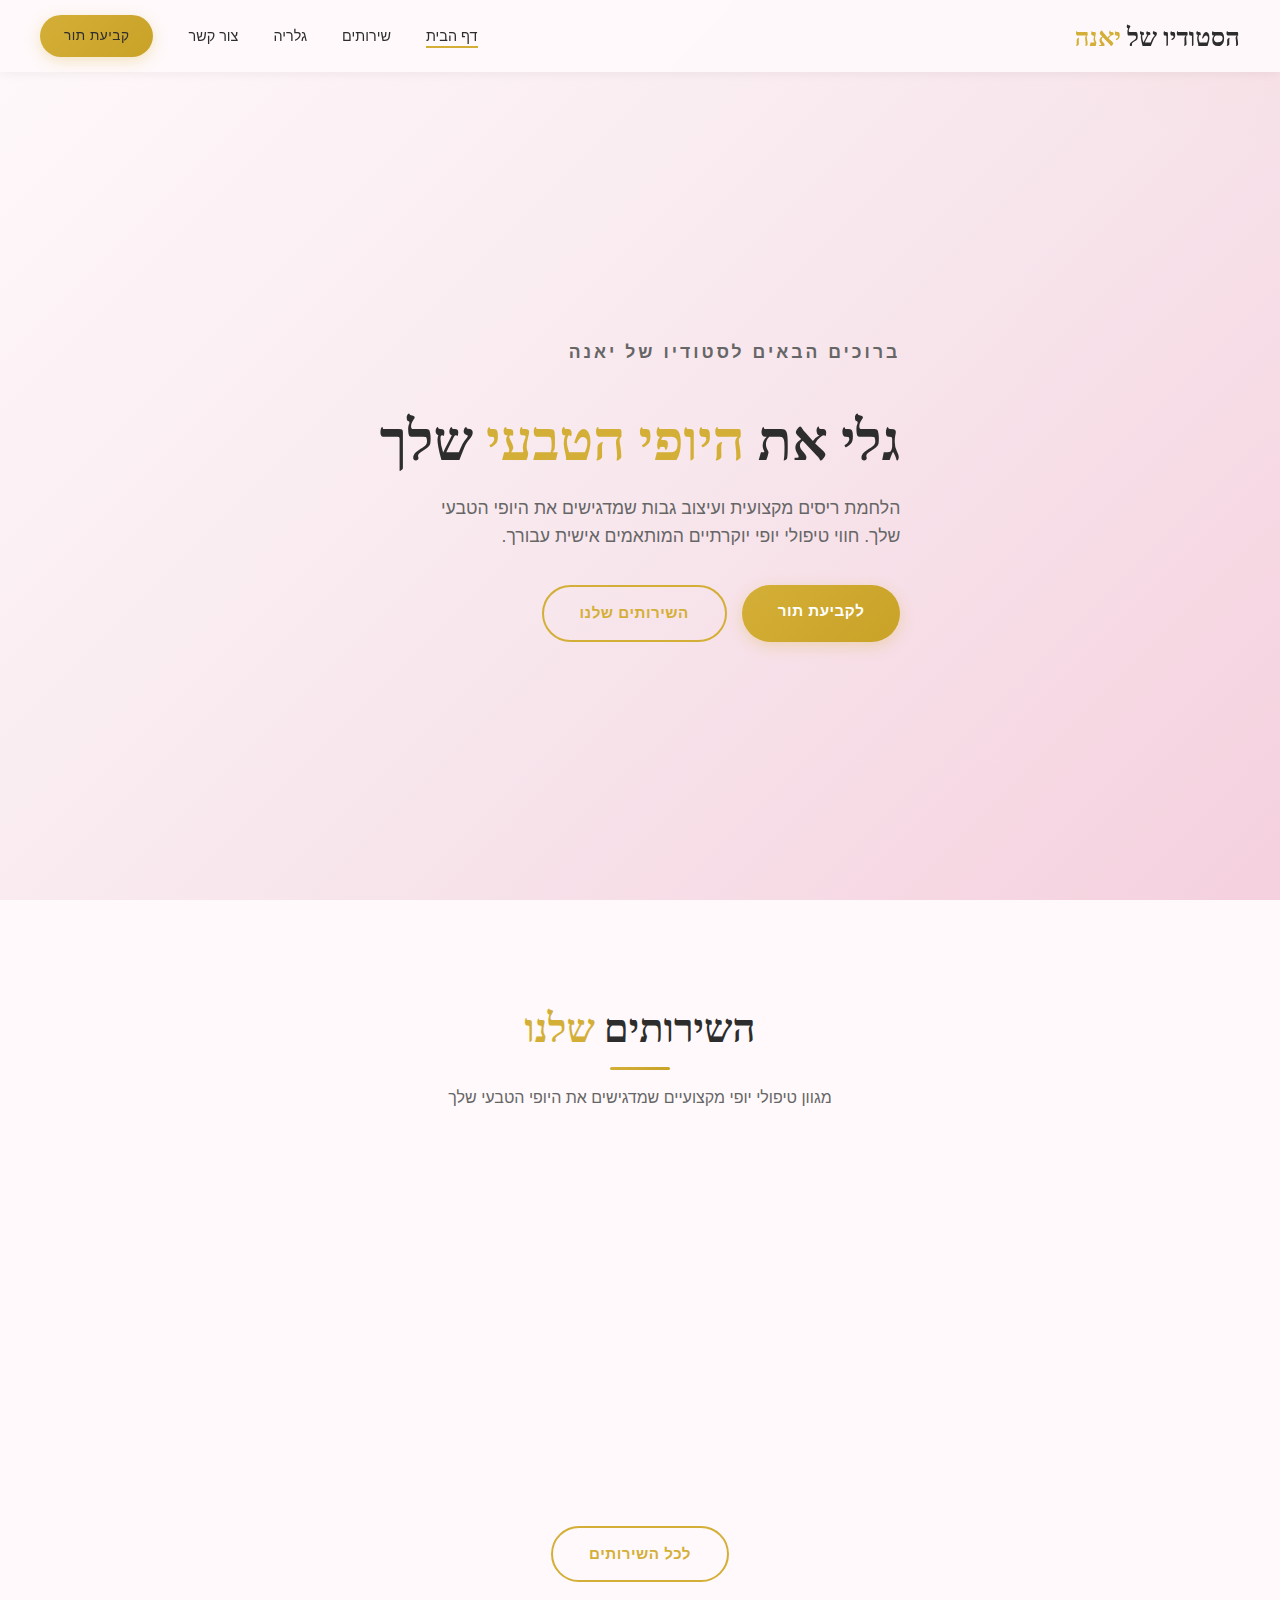
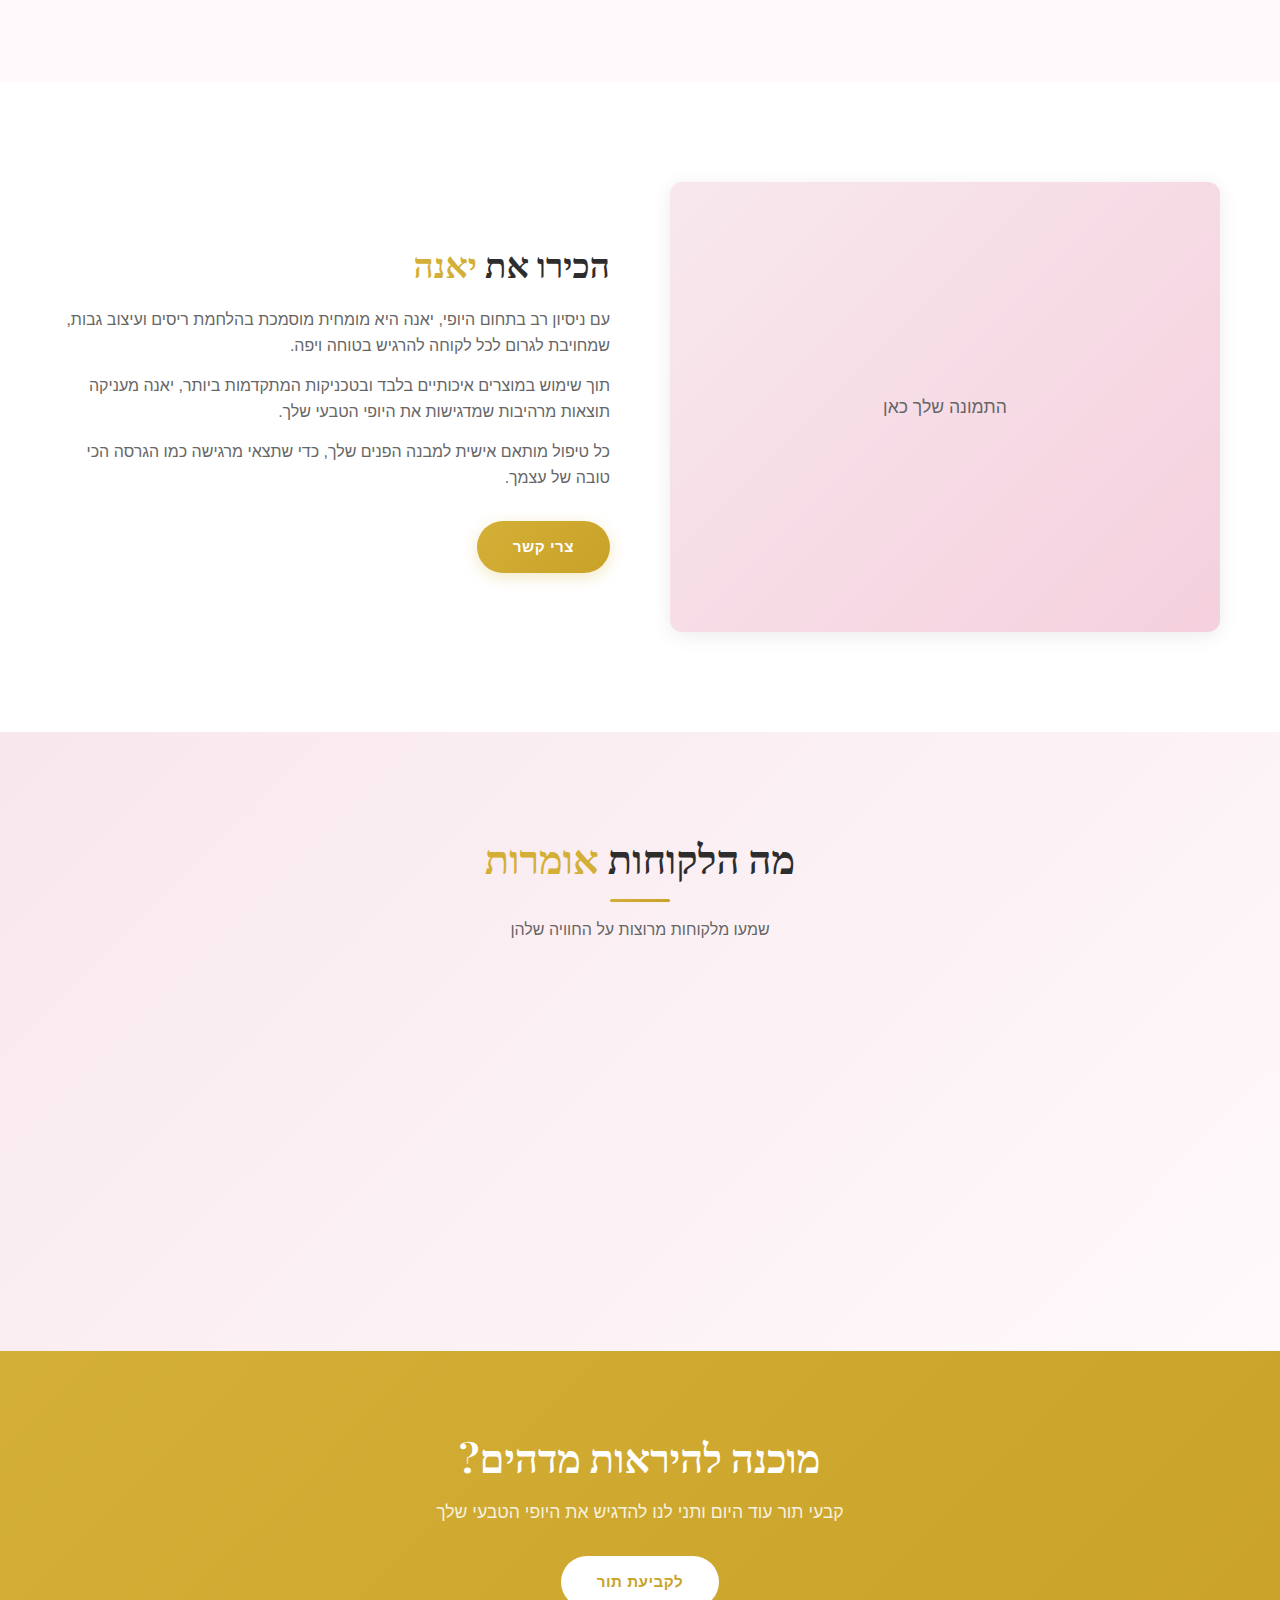
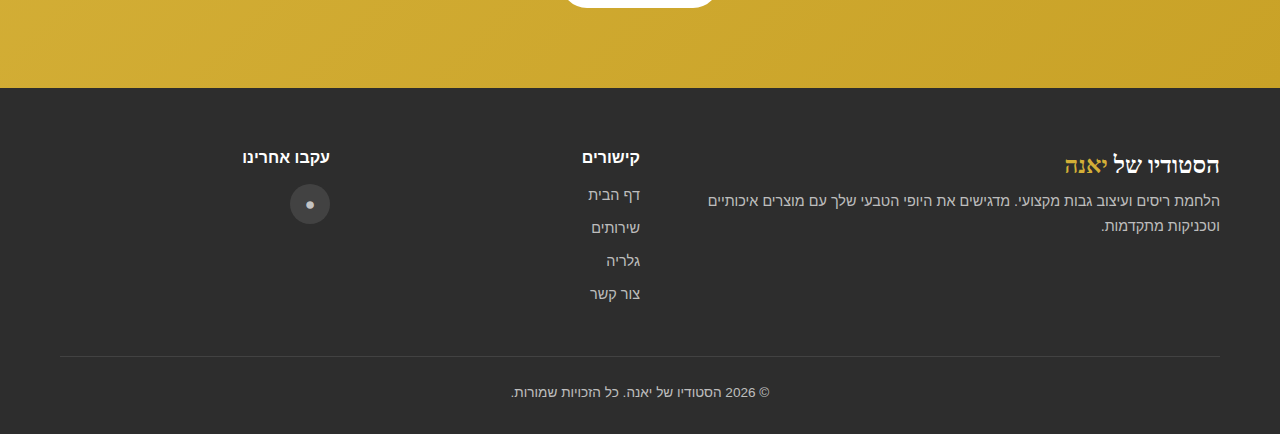
<file: index.html>
<!DOCTYPE html>
<html lang="he" dir="rtl">
<head>
  <meta charset="UTF-8">
  <meta name="viewport" content="width=device-width, initial-scale=1.0">
  <meta name="description" content="הסטודיו של יאנה - הלחמת ריסים ועיצוב גבות מקצועי בחיפה. קביעת תורים אונליין!">
  <title>הסטודיו של יאנה | הלחמת ריסים ועיצוב גבות</title>
  <link rel="preconnect" href="https://fonts.googleapis.com">
  <link rel="preconnect" href="https://fonts.gstatic.com" crossorigin>
  <link href="https://fonts.googleapis.com/css2?family=Heebo:wght@300;400;500;600;700;800&family=Playfair+Display:wght@400;600;700&display=swap" rel="stylesheet">
  <link rel="stylesheet" href="css/style.css">
</head>
<body>

  <!-- Header -->
  <header class="header">
    <nav class="nav container">
      <a href="index.html" class="nav-logo">הסטודיו של <span>יאנה</span></a>
      <ul class="nav-links">
        <li><a href="index.html" class="active">דף הבית</a></li>
        <li><a href="services.html">שירותים</a></li>
        <li><a href="gallery.html">גלריה</a></li>
        <li><a href="contact.html">צור קשר</a></li>
        <li><a href="https://calmark.co.il/YOUR_BOOKING_PAGE" target="_blank" class="btn btn-primary nav-book-btn">קביעת תור</a></li>
      </ul>
      <button class="nav-toggle" aria-label="תפריט">
        <span></span>
        <span></span>
        <span></span>
      </button>
    </nav>
  </header>

  <!-- Hero Section -->
  <section class="hero">
    <div class="container">
      <div class="hero-content">
        <p class="hero-subtitle">ברוכים הבאים לסטודיו של יאנה</p>
        <h1>גלי את <span>היופי הטבעי</span> שלך</h1>
        <p>הלחמת ריסים מקצועית ועיצוב גבות שמדגישים את היופי הטבעי שלך. חווי טיפולי יופי יוקרתיים המותאמים אישית עבורך.</p>
        <div class="hero-buttons">
          <a href="https://calmark.co.il/YOUR_BOOKING_PAGE" target="_blank" class="btn btn-primary">לקביעת תור</a>
          <a href="services.html" class="btn btn-secondary">השירותים שלנו</a>
        </div>
      </div>
    </div>
  </section>

  <!-- Services Preview -->
  <section class="section">
    <div class="container">
      <div class="section-header">
        <h2>השירותים <span>שלנו</span></h2>
        <div class="section-divider"></div>
        <p>מגוון טיפולי יופי מקצועיים שמדגישים את היופי הטבעי שלך</p>
      </div>
      <div class="services-grid">
        <div class="service-card">
          <div class="service-card-icon">&#10024;</div>
          <h3>הלחמת ריסים</h3>
          <p>הלחמת ריסים מקצועית - קלאסי, 2D, 3D, 4D. מראה מרהיב שמותאם אישית עבורך.</p>
          <span class="price">החל מ-₪220</span>
        </div>
        <div class="service-card">
          <div class="service-card-icon">&#9733;</div>
          <h3>הרמת ריסים</h3>
          <p>הרמה וסלסול הריסים הטבעיים למראה פקוח ומרשים ללא הלחמה.</p>
          <span class="price">החל מ-₪210</span>
        </div>
        <div class="service-card">
          <div class="service-card-icon">&#9826;</div>
          <h3>עיצוב גבות</h3>
          <p>סידור, צביעה, הרמת גבות ולמינציה. מסגרת מושלמת לפנים שלך.</p>
          <span class="price">החל מ-₪20</span>
        </div>
      </div>
      <div style="text-align: center; margin-top: 40px;">
        <a href="services.html" class="btn btn-secondary">לכל השירותים</a>
      </div>
    </div>
  </section>

  <!-- About Section -->
  <section class="section about">
    <div class="container">
      <div class="about-content">
        <div class="about-image">
          <div class="about-image-placeholder">
            התמונה שלך כאן
          </div>
        </div>
        <div class="about-text">
          <h2>הכירו את <span>יאנה</span></h2>
          <p>עם ניסיון רב בתחום היופי, יאנה היא מומחית מוסמכת בהלחמת ריסים ועיצוב גבות, שמחויבת לגרום לכל לקוחה להרגיש בטוחה ויפה.</p>
          <p>תוך שימוש במוצרים איכותיים בלבד ובטכניקות המתקדמות ביותר, יאנה מעניקה תוצאות מרהיבות שמדגישות את היופי הטבעי שלך.</p>
          <p>כל טיפול מותאם אישית למבנה הפנים שלך, כדי שתצאי מרגישה כמו הגרסה הכי טובה של עצמך.</p>
          <a href="contact.html" class="btn btn-primary">צרי קשר</a>
        </div>
      </div>
    </div>
  </section>

  <!-- Testimonials -->
  <section class="section testimonials">
    <div class="container">
      <div class="section-header">
        <h2>מה הלקוחות <span>אומרות</span></h2>
        <div class="section-divider"></div>
        <p>שמעו מלקוחות מרוצות על החוויה שלהן</p>
      </div>
      <div class="testimonials-grid">
        <div class="testimonial-card">
          <div class="testimonial-stars">&#9733;&#9733;&#9733;&#9733;&#9733;</div>
          <p>"יאנה מדהימה! הריסים שלי נראים כל כך טבעיים ויפים. אני מקבלת מחמאות בכל מקום. ההחלטה הכי טובה!"</p>
          <span class="testimonial-author">- שרה מ.</span>
        </div>
        <div class="testimonial-card">
          <div class="testimonial-stars">&#9733;&#9733;&#9733;&#9733;&#9733;</div>
          <p>"סוף סוף מצאתי מישהי שמבינה בגבות! יאנה עיצבה אותן בצורה מושלמת. תשומת הלב לפרטים מדהימה."</p>
          <span class="testimonial-author">- רחל כ.</span>
        </div>
        <div class="testimonial-card">
          <div class="testimonial-stars">&#9733;&#9733;&#9733;&#9733;&#9733;</div>
          <p>"אני מגיעה ליאנה כבר מעל שנה. האיכות תמיד עקבית, והאווירה כל כך נעימה. ממליצה בחום!"</p>
          <span class="testimonial-author">- מריה ל.</span>
        </div>
      </div>
    </div>
  </section>

  <!-- CTA Section -->
  <section class="cta">
    <div class="container">
      <h2>מוכנה להיראות מדהים?</h2>
      <p>קבעי תור עוד היום ותני לנו להדגיש את היופי הטבעי שלך</p>
      <a href="https://calmark.co.il/YOUR_BOOKING_PAGE" target="_blank" class="btn">לקביעת תור</a>
    </div>
  </section>

  <!-- Footer -->
  <footer class="footer">
    <div class="container">
      <div class="footer-content">
        <div class="footer-brand">
          <h3>הסטודיו של <span>יאנה</span></h3>
          <p>הלחמת ריסים ועיצוב גבות מקצועי. מדגישים את היופי הטבעי שלך עם מוצרים איכותיים וטכניקות מתקדמות.</p>
        </div>
        <div class="footer-links">
          <h4>קישורים</h4>
          <a href="index.html">דף הבית</a>
          <a href="services.html">שירותים</a>
          <a href="gallery.html">גלריה</a>
          <a href="contact.html">צור קשר</a>
        </div>
        <div class="footer-social">
          <h4>עקבו אחרינו</h4>
          <div class="social-links">
            <a href="https://www.instagram.com/eyelashes.haifa/" target="_blank" class="social-link" aria-label="אינסטגרם">&#9679;</a>
          </div>
        </div>
      </div>
      <div class="footer-bottom">
        <p>&copy; 2026 הסטודיו של יאנה. כל הזכויות שמורות.</p>
      </div>
    </div>
  </footer>

  <script src="js/main.js"></script>
</body>
</html>
</file>
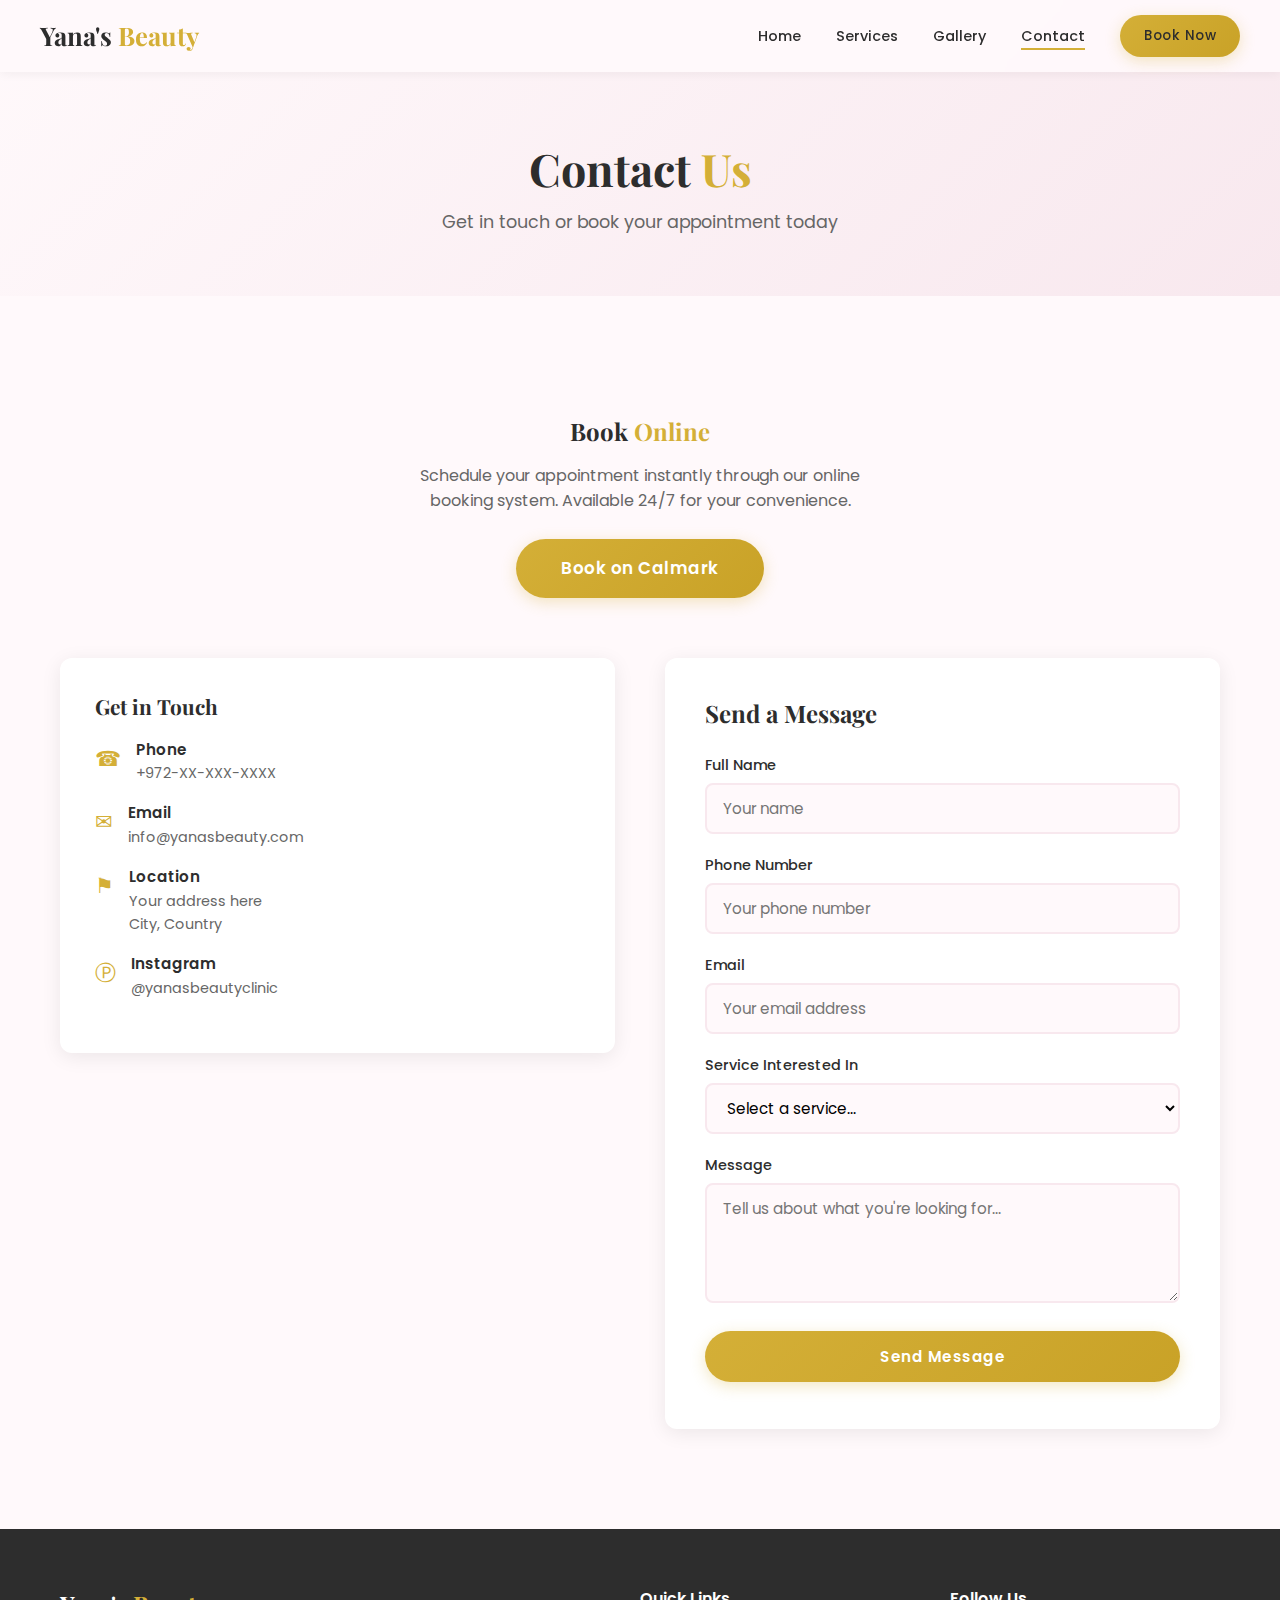
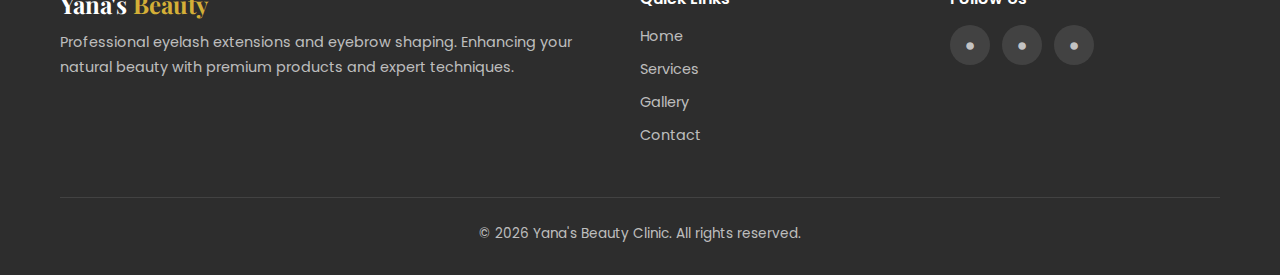
<file: contact.html>
<!DOCTYPE html>
<html lang="en">
<head>
  <meta charset="UTF-8">
  <meta name="viewport" content="width=device-width, initial-scale=1.0">
  <meta name="description" content="Contact Yana's Beauty Clinic - Book your eyelash extension or eyebrow shaping appointment. Get in touch today!">
  <title>Contact & Booking | Yana's Beauty Clinic</title>
  <link rel="preconnect" href="https://fonts.googleapis.com">
  <link rel="preconnect" href="https://fonts.gstatic.com" crossorigin>
  <link href="https://fonts.googleapis.com/css2?family=Playfair+Display:wght@400;600;700&family=Poppins:wght@300;400;500;600;700&display=swap" rel="stylesheet">
  <link rel="stylesheet" href="css/style.css">
</head>
<body>

  <!-- Header -->
  <header class="header">
    <nav class="nav container">
      <a href="index.html" class="nav-logo">Yana's <span>Beauty</span></a>
      <ul class="nav-links">
        <li><a href="index.html">Home</a></li>
        <li><a href="services.html">Services</a></li>
        <li><a href="gallery.html">Gallery</a></li>
        <li><a href="contact.html" class="active">Contact</a></li>
        <li><a href="https://calmark.co.il/YOUR_BOOKING_PAGE" target="_blank" class="btn btn-primary nav-book-btn">Book Now</a></li>
      </ul>
      <button class="nav-toggle" aria-label="Toggle menu">
        <span></span>
        <span></span>
        <span></span>
      </button>
    </nav>
  </header>

  <!-- Page Header -->
  <section class="page-header">
    <div class="container">
      <h1>Contact <span>Us</span></h1>
      <p>Get in touch or book your appointment today</p>
    </div>
  </section>

  <!-- Contact Section -->
  <section class="section contact-page">
    <div class="container">

      <!-- Book Online CTA -->
      <div style="text-align: center; margin-bottom: 60px;">
        <h2 style="margin-bottom: 15px;">Book <span style="color: var(--gold);">Online</span></h2>
        <p style="color: var(--text-light); margin-bottom: 25px; max-width: 500px; margin-left: auto; margin-right: auto;">Schedule your appointment instantly through our online booking system. Available 24/7 for your convenience.</p>
        <a href="https://calmark.co.il/YOUR_BOOKING_PAGE" target="_blank" class="btn btn-primary" style="font-size: 1.05rem; padding: 16px 45px;">Book on Calmark</a>
      </div>

      <div class="contact-grid">

        <!-- Contact Info -->
        <div>
          <div class="contact-info-card">
            <h3>Get in Touch</h3>
            <div class="contact-detail">
              <span class="contact-detail-icon">&#9742;</span>
              <div class="contact-detail-text">
                <h4>Phone</h4>
                <p>+972-XX-XXX-XXXX</p>
              </div>
            </div>
            <div class="contact-detail">
              <span class="contact-detail-icon">&#9993;</span>
              <div class="contact-detail-text">
                <h4>Email</h4>
                <p>info@yanasbeauty.com</p>
              </div>
            </div>
            <div class="contact-detail">
              <span class="contact-detail-icon">&#9873;</span>
              <div class="contact-detail-text">
                <h4>Location</h4>
                <p>Your address here<br>City, Country</p>
              </div>
            </div>
            <div class="contact-detail">
              <span class="contact-detail-icon">&#9413;</span>
              <div class="contact-detail-text">
                <h4>Instagram</h4>
                <p>@yanasbeautyclinic</p>
              </div>
            </div>
          </div>

          <div class="contact-info-card">
            <h3>Business Hours</h3>
            <div class="hours-list">
              <div class="hours-row">
                <span>Sunday</span>
                <span>9:00 AM - 7:00 PM</span>
              </div>
              <div class="hours-row">
                <span>Monday</span>
                <span>9:00 AM - 7:00 PM</span>
              </div>
              <div class="hours-row">
                <span>Tuesday</span>
                <span>9:00 AM - 7:00 PM</span>
              </div>
              <div class="hours-row">
                <span>Wednesday</span>
                <span>9:00 AM - 7:00 PM</span>
              </div>
              <div class="hours-row">
                <span>Thursday</span>
                <span>9:00 AM - 7:00 PM</span>
              </div>
              <div class="hours-row">
                <span>Friday</span>
                <span>9:00 AM - 2:00 PM</span>
              </div>
              <div class="hours-row">
                <span>Saturday</span>
                <span>Closed</span>
              </div>
            </div>
          </div>
        </div>

        <!-- Contact Form -->
        <div class="contact-form">
          <h3>Send a Message</h3>
          <form action="#" method="POST">
            <div class="form-group">
              <label for="name">Full Name</label>
              <input type="text" id="name" name="name" placeholder="Your name" required>
            </div>
            <div class="form-group">
              <label for="phone">Phone Number</label>
              <input type="tel" id="phone" name="phone" placeholder="Your phone number" required>
            </div>
            <div class="form-group">
              <label for="email">Email</label>
              <input type="email" id="email" name="email" placeholder="Your email address">
            </div>
            <div class="form-group">
              <label for="service">Service Interested In</label>
              <select id="service" name="service">
                <option value="">Select a service...</option>
                <option value="classic-lashes">Classic Lash Extensions</option>
                <option value="volume-lashes">Volume Lash Extensions</option>
                <option value="hybrid-lashes">Hybrid Lash Extensions</option>
                <option value="mega-volume">Mega Volume Lashes</option>
                <option value="lash-fill">Lash Fill</option>
                <option value="brow-shaping">Eyebrow Shaping</option>
                <option value="brow-lamination">Brow Lamination</option>
                <option value="brow-tinting">Brow Tinting</option>
                <option value="other">Other</option>
              </select>
            </div>
            <div class="form-group">
              <label for="message">Message</label>
              <textarea id="message" name="message" placeholder="Tell us about what you're looking for..."></textarea>
            </div>
            <button type="submit" class="btn btn-primary">Send Message</button>
          </form>
        </div>

      </div>
    </div>
  </section>

  <!-- Footer -->
  <footer class="footer">
    <div class="container">
      <div class="footer-content">
        <div class="footer-brand">
          <h3>Yana's <span>Beauty</span></h3>
          <p>Professional eyelash extensions and eyebrow shaping. Enhancing your natural beauty with premium products and expert techniques.</p>
        </div>
        <div class="footer-links">
          <h4>Quick Links</h4>
          <a href="index.html">Home</a>
          <a href="services.html">Services</a>
          <a href="gallery.html">Gallery</a>
          <a href="contact.html">Contact</a>
        </div>
        <div class="footer-social">
          <h4>Follow Us</h4>
          <div class="social-links">
            <a href="#" class="social-link" aria-label="Instagram">&#9679;</a>
            <a href="#" class="social-link" aria-label="Facebook">&#9679;</a>
            <a href="#" class="social-link" aria-label="WhatsApp">&#9679;</a>
          </div>
        </div>
      </div>
      <div class="footer-bottom">
        <p>&copy; 2026 Yana's Beauty Clinic. All rights reserved.</p>
      </div>
    </div>
  </footer>

  <script src="js/main.js"></script>
</body>
</html>
</file>
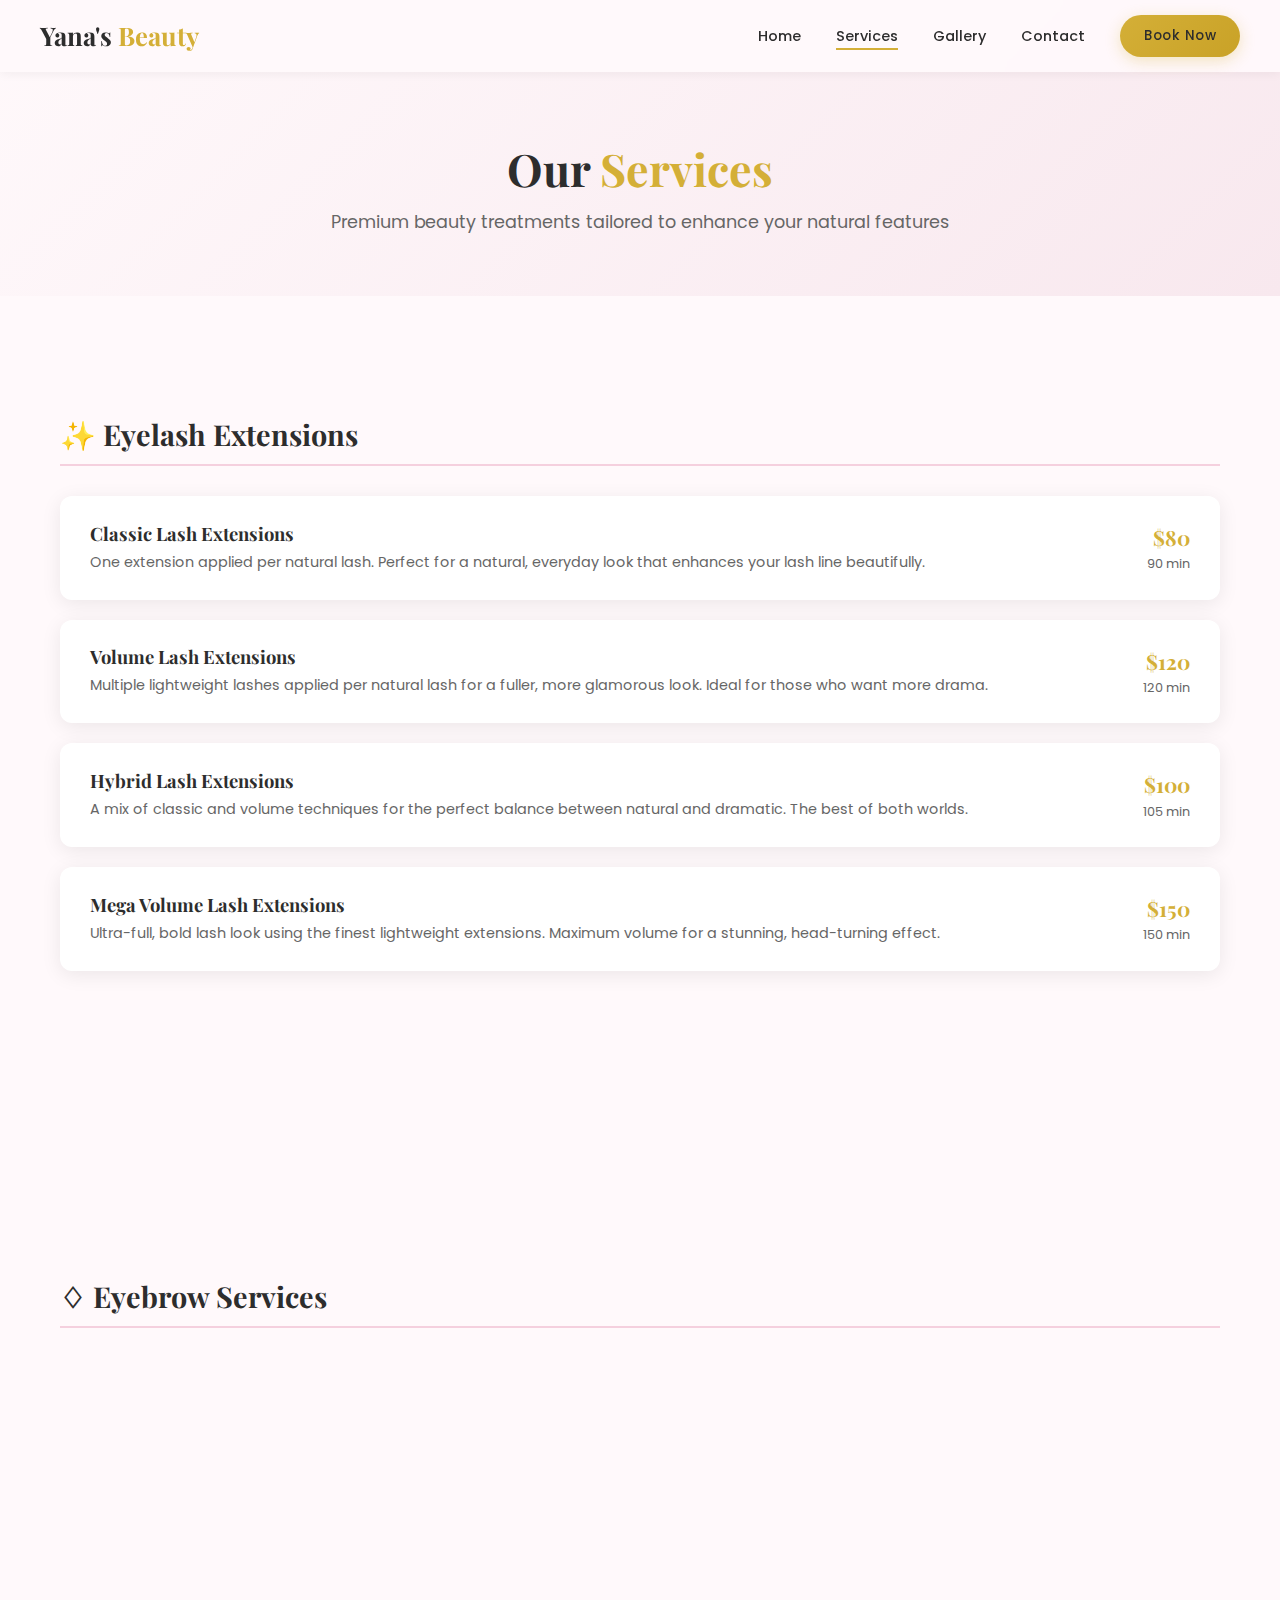
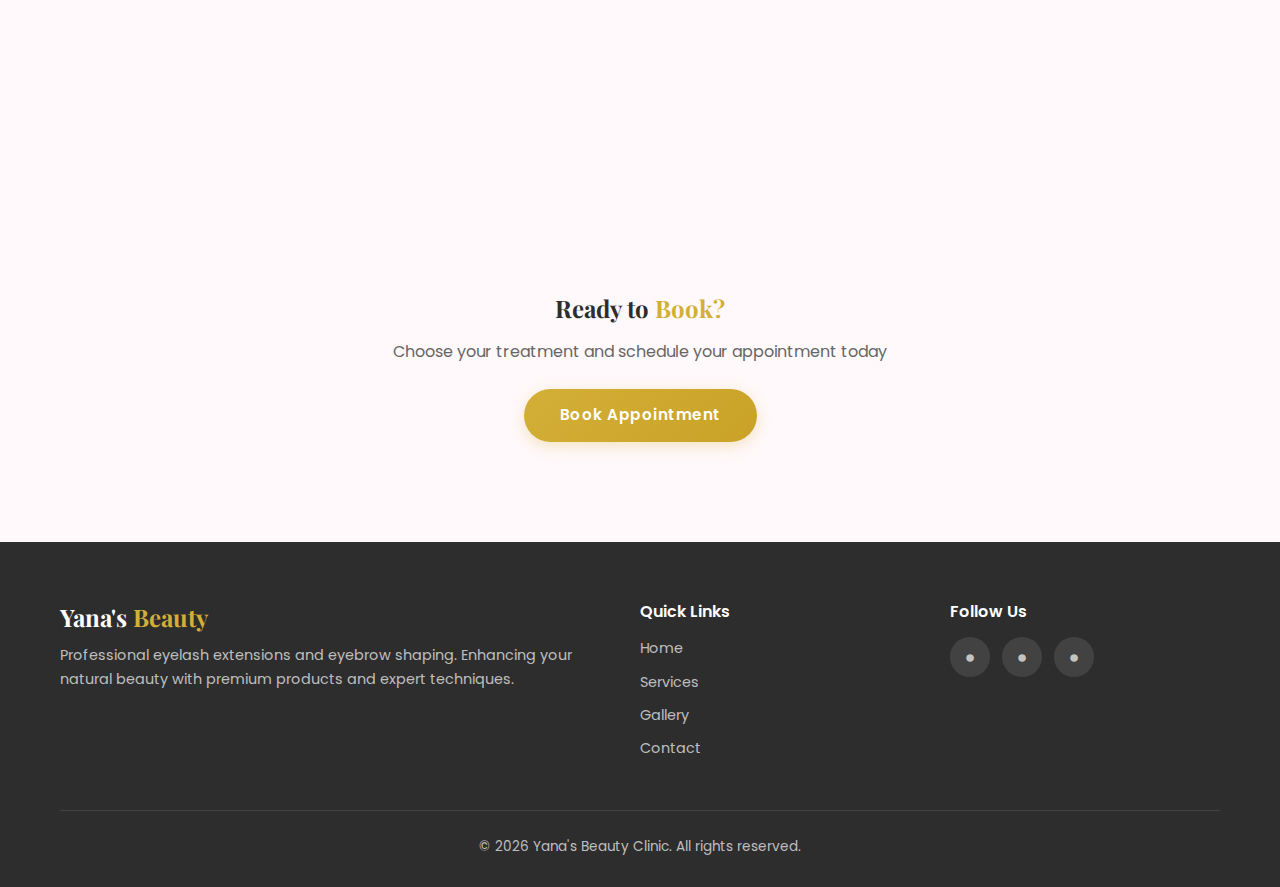
<file: services.html>
<!DOCTYPE html>
<html lang="en">
<head>
  <meta charset="UTF-8">
  <meta name="viewport" content="width=device-width, initial-scale=1.0">
  <meta name="description" content="Yana's Beauty Clinic Services - Eyelash Extensions, Eyebrow Shaping, Lamination & More. View our full price list.">
  <title>Services & Pricing | Yana's Beauty Clinic</title>
  <link rel="preconnect" href="https://fonts.googleapis.com">
  <link rel="preconnect" href="https://fonts.gstatic.com" crossorigin>
  <link href="https://fonts.googleapis.com/css2?family=Playfair+Display:wght@400;600;700&family=Poppins:wght@300;400;500;600;700&display=swap" rel="stylesheet">
  <link rel="stylesheet" href="css/style.css">
</head>
<body>

  <!-- Header -->
  <header class="header">
    <nav class="nav container">
      <a href="index.html" class="nav-logo">Yana's <span>Beauty</span></a>
      <ul class="nav-links">
        <li><a href="index.html">Home</a></li>
        <li><a href="services.html" class="active">Services</a></li>
        <li><a href="gallery.html">Gallery</a></li>
        <li><a href="contact.html">Contact</a></li>
        <li><a href="https://calmark.co.il/YOUR_BOOKING_PAGE" target="_blank" class="btn btn-primary nav-book-btn">Book Now</a></li>
      </ul>
      <button class="nav-toggle" aria-label="Toggle menu">
        <span></span>
        <span></span>
        <span></span>
      </button>
    </nav>
  </header>

  <!-- Page Header -->
  <section class="page-header">
    <div class="container">
      <h1>Our <span>Services</span></h1>
      <p>Premium beauty treatments tailored to enhance your natural features</p>
    </div>
  </section>

  <!-- Services List -->
  <section class="section services-page">
    <div class="container">

      <!-- Eyelash Extensions -->
      <div class="service-category">
        <h3>&#10024; Eyelash Extensions</h3>
        <div class="service-list">
          <div class="service-item">
            <div class="service-item-info">
              <h4>Classic Lash Extensions</h4>
              <p>One extension applied per natural lash. Perfect for a natural, everyday look that enhances your lash line beautifully.</p>
            </div>
            <div class="service-item-right">
              <div class="service-item-price">$80</div>
              <div class="service-item-duration">90 min</div>
            </div>
          </div>

          <div class="service-item">
            <div class="service-item-info">
              <h4>Volume Lash Extensions</h4>
              <p>Multiple lightweight lashes applied per natural lash for a fuller, more glamorous look. Ideal for those who want more drama.</p>
            </div>
            <div class="service-item-right">
              <div class="service-item-price">$120</div>
              <div class="service-item-duration">120 min</div>
            </div>
          </div>

          <div class="service-item">
            <div class="service-item-info">
              <h4>Hybrid Lash Extensions</h4>
              <p>A mix of classic and volume techniques for the perfect balance between natural and dramatic. The best of both worlds.</p>
            </div>
            <div class="service-item-right">
              <div class="service-item-price">$100</div>
              <div class="service-item-duration">105 min</div>
            </div>
          </div>

          <div class="service-item">
            <div class="service-item-info">
              <h4>Mega Volume Lash Extensions</h4>
              <p>Ultra-full, bold lash look using the finest lightweight extensions. Maximum volume for a stunning, head-turning effect.</p>
            </div>
            <div class="service-item-right">
              <div class="service-item-price">$150</div>
              <div class="service-item-duration">150 min</div>
            </div>
          </div>

          <div class="service-item">
            <div class="service-item-info">
              <h4>Lash Fill (2-3 weeks)</h4>
              <p>Maintenance appointment to fill in any gaps and keep your lashes looking fresh and full. Recommended every 2-3 weeks.</p>
            </div>
            <div class="service-item-right">
              <div class="service-item-price">$55</div>
              <div class="service-item-duration">60 min</div>
            </div>
          </div>

          <div class="service-item">
            <div class="service-item-info">
              <h4>Lash Removal</h4>
              <p>Safe and gentle removal of existing lash extensions without damaging your natural lashes.</p>
            </div>
            <div class="service-item-right">
              <div class="service-item-price">$25</div>
              <div class="service-item-duration">30 min</div>
            </div>
          </div>
        </div>
      </div>

      <!-- Eyebrow Services -->
      <div class="service-category">
        <h3>&#9826; Eyebrow Services</h3>
        <div class="service-list">
          <div class="service-item">
            <div class="service-item-info">
              <h4>Eyebrow Shaping</h4>
              <p>Expert brow design and sculpting using precise techniques to create the perfect frame for your face.</p>
            </div>
            <div class="service-item-right">
              <div class="service-item-price">$35</div>
              <div class="service-item-duration">30 min</div>
            </div>
          </div>

          <div class="service-item">
            <div class="service-item-info">
              <h4>Brow Lamination</h4>
              <p>Semi-permanent treatment that gives your brows a sleek, fuller look. Keeps brows in place for weeks with a polished finish.</p>
            </div>
            <div class="service-item-right">
              <div class="service-item-price">$65</div>
              <div class="service-item-duration">45 min</div>
            </div>
          </div>

          <div class="service-item">
            <div class="service-item-info">
              <h4>Brow Tinting</h4>
              <p>Add depth and definition to your brows with professional tinting. Choose from a range of colors to match your look.</p>
            </div>
            <div class="service-item-right">
              <div class="service-item-price">$25</div>
              <div class="service-item-duration">20 min</div>
            </div>
          </div>

          <div class="service-item">
            <div class="service-item-info">
              <h4>Brow Lamination + Tinting</h4>
              <p>The ultimate brow combo! Get laminated brows with added color for maximum impact and definition.</p>
            </div>
            <div class="service-item-right">
              <div class="service-item-price">$80</div>
              <div class="service-item-duration">60 min</div>
            </div>
          </div>
        </div>
      </div>

      <!-- Book CTA -->
      <div style="text-align: center; margin-top: 50px;">
        <h2 style="margin-bottom: 15px;">Ready to <span style="color: var(--gold);">Book?</span></h2>
        <p style="color: var(--text-light); margin-bottom: 25px;">Choose your treatment and schedule your appointment today</p>
        <a href="https://calmark.co.il/YOUR_BOOKING_PAGE" target="_blank" class="btn btn-primary">Book Appointment</a>
      </div>

    </div>
  </section>

  <!-- Footer -->
  <footer class="footer">
    <div class="container">
      <div class="footer-content">
        <div class="footer-brand">
          <h3>Yana's <span>Beauty</span></h3>
          <p>Professional eyelash extensions and eyebrow shaping. Enhancing your natural beauty with premium products and expert techniques.</p>
        </div>
        <div class="footer-links">
          <h4>Quick Links</h4>
          <a href="index.html">Home</a>
          <a href="services.html">Services</a>
          <a href="gallery.html">Gallery</a>
          <a href="contact.html">Contact</a>
        </div>
        <div class="footer-social">
          <h4>Follow Us</h4>
          <div class="social-links">
            <a href="#" class="social-link" aria-label="Instagram">&#9679;</a>
            <a href="#" class="social-link" aria-label="Facebook">&#9679;</a>
            <a href="#" class="social-link" aria-label="WhatsApp">&#9679;</a>
          </div>
        </div>
      </div>
      <div class="footer-bottom">
        <p>&copy; 2026 Yana's Beauty Clinic. All rights reserved.</p>
      </div>
    </div>
  </footer>

  <script src="js/main.js"></script>
</body>
</html>
</file>
<file: css/style.css>
/* ===========================
   Yana's Beauty Clinic
   Stylesheet
   =========================== */

/* --- CSS Variables --- */
:root {
  --bg: #FFF9FB;
  --pink: #F5D0DE;
  --pink-accent: #E8B4C8;
  --pink-light: #F8E8EE;
  --gold: #D4AF37;
  --gold-dark: #C9A227;
  --text-dark: #2D2D2D;
  --text-light: #666666;
  --white: #FFFFFF;
  --shadow: 0 4px 20px rgba(0, 0, 0, 0.08);
  --shadow-hover: 0 8px 30px rgba(0, 0, 0, 0.12);
  --radius: 12px;
  --transition: all 0.3s ease;
}

/* --- Reset & Base --- */
*,
*::before,
*::after {
  margin: 0;
  padding: 0;
  box-sizing: border-box;
}

html {
  scroll-behavior: smooth;
  font-size: 16px;
}

body {
  font-family: 'Poppins', sans-serif;
  color: var(--text-dark);
  background-color: var(--bg);
  line-height: 1.6;
}

h1, h2, h3, h4, h5, h6 {
  font-family: 'Playfair Display', serif;
  line-height: 1.3;
}

a {
  text-decoration: none;
  color: inherit;
  transition: var(--transition);
}

img {
  max-width: 100%;
  height: auto;
  display: block;
}

ul {
  list-style: none;
}

.container {
  max-width: 1200px;
  margin: 0 auto;
  padding: 0 20px;
}

/* --- Buttons --- */
.btn {
  display: inline-block;
  padding: 14px 36px;
  border-radius: 50px;
  font-family: 'Poppins', sans-serif;
  font-weight: 600;
  font-size: 0.95rem;
  letter-spacing: 0.5px;
  cursor: pointer;
  transition: var(--transition);
  border: none;
  text-align: center;
}

.btn-primary {
  background: linear-gradient(135deg, var(--gold), var(--gold-dark));
  color: var(--white);
  box-shadow: 0 4px 15px rgba(212, 175, 55, 0.3);
}

.btn-primary:hover {
  transform: translateY(-2px);
  box-shadow: 0 6px 25px rgba(212, 175, 55, 0.45);
}

.btn-secondary {
  background: transparent;
  color: var(--gold);
  border: 2px solid var(--gold);
}

.btn-secondary:hover {
  background: var(--gold);
  color: var(--white);
  transform: translateY(-2px);
}

/* --- Header / Navigation --- */
.header {
  position: fixed;
  top: 0;
  left: 0;
  width: 100%;
  z-index: 1000;
  background: rgba(255, 249, 251, 0.95);
  backdrop-filter: blur(10px);
  box-shadow: 0 2px 10px rgba(0, 0, 0, 0.05);
  transition: var(--transition);
}

.nav {
  display: flex;
  align-items: center;
  justify-content: space-between;
  padding: 15px 0;
}

.nav-logo {
  font-family: 'Playfair Display', serif;
  font-size: 1.6rem;
  font-weight: 700;
  color: var(--text-dark);
}

.nav-logo span {
  color: var(--gold);
}

.nav-links {
  display: flex;
  gap: 35px;
  align-items: center;
}

.nav-links a {
  font-size: 0.9rem;
  font-weight: 500;
  color: var(--text-dark);
  position: relative;
}

.nav-links a::after {
  content: '';
  position: absolute;
  bottom: -4px;
  left: 0;
  width: 0;
  height: 2px;
  background: var(--gold);
  transition: var(--transition);
}

.nav-links a:hover::after,
.nav-links a.active::after {
  width: 100%;
}

.nav-links a:hover {
  color: var(--gold);
}

.nav-book-btn {
  padding: 10px 24px !important;
  font-size: 0.85rem !important;
}

/* Mobile Menu Toggle */
.nav-toggle {
  display: none;
  flex-direction: column;
  gap: 5px;
  cursor: pointer;
  background: none;
  border: none;
  padding: 5px;
}

.nav-toggle span {
  width: 25px;
  height: 2.5px;
  background: var(--text-dark);
  border-radius: 2px;
  transition: var(--transition);
}

/* --- Hero Section --- */
.hero {
  min-height: 100vh;
  display: flex;
  align-items: center;
  padding-top: 80px;
  background: linear-gradient(135deg, var(--bg) 0%, var(--pink-light) 50%, var(--pink) 100%);
  position: relative;
  overflow: hidden;
}

.hero::before {
  content: '';
  position: absolute;
  top: -50%;
  right: -20%;
  width: 600px;
  height: 600px;
  background: radial-gradient(circle, rgba(212, 175, 55, 0.08) 0%, transparent 70%);
  border-radius: 50%;
}

.hero-content {
  max-width: 600px;
}

.hero-subtitle {
  font-family: 'Poppins', sans-serif;
  font-size: 0.9rem;
  font-weight: 600;
  letter-spacing: 3px;
  text-transform: uppercase;
  color: var(--gold);
  margin-bottom: 15px;
}

.hero h1 {
  font-size: 3.5rem;
  margin-bottom: 20px;
  color: var(--text-dark);
}

.hero h1 span {
  color: var(--gold);
}

.hero p {
  font-size: 1.1rem;
  color: var(--text-light);
  margin-bottom: 35px;
  max-width: 480px;
}

.hero-buttons {
  display: flex;
  gap: 15px;
  flex-wrap: wrap;
}

/* --- Section Styles --- */
.section {
  padding: 100px 0;
}

.section-header {
  text-align: center;
  margin-bottom: 60px;
}

.section-header h2 {
  font-size: 2.5rem;
  margin-bottom: 15px;
}

.section-header h2 span {
  color: var(--gold);
}

.section-header p {
  color: var(--text-light);
  max-width: 550px;
  margin: 0 auto;
}

.section-divider {
  width: 60px;
  height: 3px;
  background: linear-gradient(135deg, var(--gold), var(--gold-dark));
  margin: 15px auto;
  border-radius: 2px;
}

/* --- Services Preview (Homepage) --- */
.services-grid {
  display: grid;
  grid-template-columns: repeat(auto-fit, minmax(300px, 1fr));
  gap: 30px;
}

.service-card {
  background: var(--white);
  border-radius: var(--radius);
  padding: 40px 30px;
  text-align: center;
  box-shadow: var(--shadow);
  transition: var(--transition);
  position: relative;
  overflow: hidden;
}

.service-card::before {
  content: '';
  position: absolute;
  top: 0;
  left: 0;
  width: 100%;
  height: 4px;
  background: linear-gradient(135deg, var(--gold), var(--pink-accent));
}

.service-card:hover {
  transform: translateY(-8px);
  box-shadow: var(--shadow-hover);
}

.service-card-icon {
  font-size: 3rem;
  margin-bottom: 20px;
}

.service-card h3 {
  font-size: 1.3rem;
  margin-bottom: 12px;
}

.service-card p {
  color: var(--text-light);
  font-size: 0.95rem;
  margin-bottom: 20px;
}

.service-card .price {
  font-family: 'Playfair Display', serif;
  font-size: 1.2rem;
  color: var(--gold);
  font-weight: 700;
}

/* --- About Section --- */
.about {
  background: var(--white);
}

.about-content {
  display: grid;
  grid-template-columns: 1fr 1fr;
  gap: 60px;
  align-items: center;
}

.about-image {
  border-radius: var(--radius);
  overflow: hidden;
  box-shadow: var(--shadow);
  position: relative;
}

.about-image-placeholder {
  width: 100%;
  height: 450px;
  background: linear-gradient(135deg, var(--pink-light), var(--pink));
  display: flex;
  align-items: center;
  justify-content: center;
  font-size: 1.1rem;
  color: var(--text-light);
}

.about-text h2 {
  font-size: 2.2rem;
  margin-bottom: 20px;
}

.about-text h2 span {
  color: var(--gold);
}

.about-text p {
  color: var(--text-light);
  margin-bottom: 15px;
}

.about-text .btn {
  margin-top: 15px;
}

/* --- Testimonials --- */
.testimonials {
  background: linear-gradient(135deg, var(--pink-light), var(--bg));
}

.testimonials-grid {
  display: grid;
  grid-template-columns: repeat(auto-fit, minmax(300px, 1fr));
  gap: 30px;
}

.testimonial-card {
  background: var(--white);
  padding: 35px;
  border-radius: var(--radius);
  box-shadow: var(--shadow);
  position: relative;
}

.testimonial-card::before {
  content: '\201C';
  font-family: 'Playfair Display', serif;
  font-size: 4rem;
  color: var(--pink);
  position: absolute;
  top: 10px;
  left: 20px;
  line-height: 1;
}

.testimonial-card p {
  color: var(--text-light);
  font-style: italic;
  margin-bottom: 20px;
  padding-top: 25px;
}

.testimonial-author {
  font-weight: 600;
  color: var(--text-dark);
}

.testimonial-stars {
  color: var(--gold);
  margin-bottom: 5px;
}

/* --- CTA Section --- */
.cta {
  background: linear-gradient(135deg, var(--gold), var(--gold-dark));
  text-align: center;
  padding: 80px 0;
}

.cta h2 {
  color: var(--white);
  font-size: 2.5rem;
  margin-bottom: 15px;
}

.cta p {
  color: rgba(255, 255, 255, 0.85);
  margin-bottom: 30px;
  font-size: 1.1rem;
}

.cta .btn {
  background: var(--white);
  color: var(--gold-dark);
}

.cta .btn:hover {
  transform: translateY(-2px);
  box-shadow: 0 8px 25px rgba(0, 0, 0, 0.2);
}

/* --- Services Page --- */
.services-page {
  padding-top: 120px;
}

.service-category {
  margin-bottom: 60px;
}

.service-category h3 {
  font-size: 1.8rem;
  margin-bottom: 30px;
  color: var(--text-dark);
  padding-bottom: 10px;
  border-bottom: 2px solid var(--pink);
}

.service-list {
  display: grid;
  gap: 20px;
}

.service-item {
  display: flex;
  justify-content: space-between;
  align-items: center;
  background: var(--white);
  padding: 25px 30px;
  border-radius: var(--radius);
  box-shadow: var(--shadow);
  transition: var(--transition);
}

.service-item:hover {
  transform: translateX(5px);
  box-shadow: var(--shadow-hover);
}

.service-item-info h4 {
  font-family: 'Playfair Display', serif;
  font-size: 1.15rem;
  margin-bottom: 5px;
}

.service-item-info p {
  color: var(--text-light);
  font-size: 0.9rem;
}

.service-item-right {
  text-align: right;
  flex-shrink: 0;
  margin-left: 20px;
}

.service-item-price {
  font-family: 'Playfair Display', serif;
  font-size: 1.3rem;
  font-weight: 700;
  color: var(--gold);
}

.service-item-duration {
  font-size: 0.8rem;
  color: var(--text-light);
}

/* --- Gallery Page --- */
.gallery-page {
  padding-top: 120px;
}

.gallery-filters {
  display: flex;
  justify-content: center;
  gap: 15px;
  margin-bottom: 40px;
  flex-wrap: wrap;
}

.filter-btn {
  padding: 10px 25px;
  border: 2px solid var(--pink);
  border-radius: 50px;
  background: transparent;
  font-family: 'Poppins', sans-serif;
  font-size: 0.9rem;
  cursor: pointer;
  transition: var(--transition);
  color: var(--text-dark);
}

.filter-btn:hover,
.filter-btn.active {
  background: var(--gold);
  border-color: var(--gold);
  color: var(--white);
}

.gallery-grid {
  display: grid;
  grid-template-columns: repeat(auto-fill, minmax(280px, 1fr));
  gap: 20px;
}

.gallery-item {
  border-radius: var(--radius);
  overflow: hidden;
  box-shadow: var(--shadow);
  cursor: pointer;
  transition: var(--transition);
  position: relative;
}

.gallery-item:hover {
  transform: scale(1.03);
  box-shadow: var(--shadow-hover);
}

.gallery-item-placeholder {
  width: 100%;
  height: 300px;
  background: linear-gradient(135deg, var(--pink-light), var(--pink));
  display: flex;
  align-items: center;
  justify-content: center;
  color: var(--text-light);
  font-size: 0.9rem;
}

.gallery-item-overlay {
  position: absolute;
  bottom: 0;
  left: 0;
  right: 0;
  padding: 15px;
  background: linear-gradient(transparent, rgba(0, 0, 0, 0.6));
  color: var(--white);
  transform: translateY(100%);
  transition: var(--transition);
}

.gallery-item:hover .gallery-item-overlay {
  transform: translateY(0);
}

.gallery-item-overlay h4 {
  font-size: 0.95rem;
}

.gallery-item-overlay p {
  font-size: 0.8rem;
  opacity: 0.85;
}

/* --- Lightbox --- */
.lightbox {
  display: none;
  position: fixed;
  top: 0;
  left: 0;
  width: 100%;
  height: 100%;
  background: rgba(0, 0, 0, 0.9);
  z-index: 2000;
  align-items: center;
  justify-content: center;
}

.lightbox.active {
  display: flex;
}

.lightbox-close {
  position: absolute;
  top: 20px;
  right: 30px;
  font-size: 2rem;
  color: var(--white);
  cursor: pointer;
  background: none;
  border: none;
  transition: var(--transition);
}

.lightbox-close:hover {
  color: var(--gold);
}

.lightbox img {
  max-width: 90%;
  max-height: 90vh;
  border-radius: var(--radius);
}

/* --- Contact Page --- */
.contact-page {
  padding-top: 120px;
}

.contact-grid {
  display: grid;
  grid-template-columns: 1fr 1fr;
  gap: 50px;
}

.contact-info-card {
  background: var(--white);
  padding: 35px;
  border-radius: var(--radius);
  box-shadow: var(--shadow);
  margin-bottom: 25px;
}

.contact-info-card h3 {
  font-size: 1.3rem;
  margin-bottom: 20px;
  color: var(--text-dark);
}

.contact-detail {
  display: flex;
  align-items: flex-start;
  gap: 15px;
  margin-bottom: 18px;
}

.contact-detail-icon {
  font-size: 1.3rem;
  color: var(--gold);
  flex-shrink: 0;
  margin-top: 2px;
}

.contact-detail-text h4 {
  font-family: 'Poppins', sans-serif;
  font-size: 0.95rem;
  font-weight: 600;
  margin-bottom: 3px;
}

.contact-detail-text p {
  color: var(--text-light);
  font-size: 0.9rem;
}

.hours-list {
  display: grid;
  gap: 8px;
}

.hours-row {
  display: flex;
  justify-content: space-between;
  font-size: 0.9rem;
}

.hours-row span:first-child {
  font-weight: 500;
}

.hours-row span:last-child {
  color: var(--text-light);
}

/* Contact Form */
.contact-form {
  background: var(--white);
  padding: 40px;
  border-radius: var(--radius);
  box-shadow: var(--shadow);
}

.contact-form h3 {
  font-size: 1.5rem;
  margin-bottom: 25px;
}

.form-group {
  margin-bottom: 20px;
}

.form-group label {
  display: block;
  font-weight: 500;
  font-size: 0.9rem;
  margin-bottom: 6px;
  color: var(--text-dark);
}

.form-group input,
.form-group select,
.form-group textarea {
  width: 100%;
  padding: 12px 16px;
  border: 2px solid var(--pink-light);
  border-radius: 8px;
  font-family: 'Poppins', sans-serif;
  font-size: 0.95rem;
  transition: var(--transition);
  background: var(--bg);
}

.form-group input:focus,
.form-group select:focus,
.form-group textarea:focus {
  outline: none;
  border-color: var(--gold);
}

.form-group textarea {
  resize: vertical;
  min-height: 120px;
}

.contact-form .btn {
  width: 100%;
}

/* --- Footer --- */
.footer {
  background: var(--text-dark);
  color: rgba(255, 255, 255, 0.7);
  padding: 60px 0 30px;
}

.footer-content {
  display: grid;
  grid-template-columns: 2fr 1fr 1fr;
  gap: 40px;
  margin-bottom: 40px;
}

.footer-brand h3 {
  font-size: 1.5rem;
  color: var(--white);
  margin-bottom: 10px;
}

.footer-brand h3 span {
  color: var(--gold);
}

.footer-brand p {
  font-size: 0.9rem;
  line-height: 1.7;
}

.footer-links h4,
.footer-social h4 {
  font-family: 'Poppins', sans-serif;
  font-size: 1rem;
  font-weight: 600;
  color: var(--white);
  margin-bottom: 15px;
}

.footer-links a {
  display: block;
  font-size: 0.9rem;
  margin-bottom: 10px;
  transition: var(--transition);
}

.footer-links a:hover {
  color: var(--gold);
  padding-left: 5px;
}

.social-links {
  display: flex;
  gap: 12px;
}

.social-link {
  width: 40px;
  height: 40px;
  border-radius: 50%;
  background: rgba(255, 255, 255, 0.1);
  display: flex;
  align-items: center;
  justify-content: center;
  font-size: 1.1rem;
  transition: var(--transition);
}

.social-link:hover {
  background: var(--gold);
  color: var(--white);
}

.footer-bottom {
  text-align: center;
  padding-top: 25px;
  border-top: 1px solid rgba(255, 255, 255, 0.1);
  font-size: 0.85rem;
}

/* --- Page Header (inner pages) --- */
.page-header {
  padding: 140px 0 60px;
  text-align: center;
  background: linear-gradient(135deg, var(--bg), var(--pink-light));
}

.page-header h1 {
  font-size: 2.8rem;
  margin-bottom: 10px;
}

.page-header h1 span {
  color: var(--gold);
}

.page-header p {
  color: var(--text-light);
  font-size: 1.1rem;
}

/* --- Responsive Design --- */
@media (max-width: 992px) {
  .hero h1 {
    font-size: 2.8rem;
  }

  .about-content {
    grid-template-columns: 1fr;
    gap: 30px;
  }

  .contact-grid {
    grid-template-columns: 1fr;
  }

  .footer-content {
    grid-template-columns: 1fr 1fr;
  }
}

@media (max-width: 768px) {
  .nav-links {
    display: none;
    position: absolute;
    top: 100%;
    left: 0;
    width: 100%;
    background: var(--white);
    flex-direction: column;
    padding: 20px;
    gap: 15px;
    box-shadow: var(--shadow);
  }

  .nav-links.active {
    display: flex;
  }

  .nav-toggle {
    display: flex;
  }

  .nav-toggle.active span:nth-child(1) {
    transform: rotate(45deg) translate(5px, 5px);
  }

  .nav-toggle.active span:nth-child(2) {
    opacity: 0;
  }

  .nav-toggle.active span:nth-child(3) {
    transform: rotate(-45deg) translate(5px, -5px);
  }

  .hero {
    text-align: center;
    padding-top: 100px;
  }

  .hero-content {
    max-width: 100%;
  }

  .hero h1 {
    font-size: 2.2rem;
  }

  .hero-buttons {
    justify-content: center;
  }

  .section-header h2 {
    font-size: 2rem;
  }

  .page-header h1 {
    font-size: 2rem;
  }

  .footer-content {
    grid-template-columns: 1fr;
    text-align: center;
  }

  .social-links {
    justify-content: center;
  }

  .service-item {
    flex-direction: column;
    text-align: center;
    gap: 15px;
  }

  .service-item-right {
    text-align: center;
    margin-left: 0;
  }
}

@media (max-width: 480px) {
  .hero h1 {
    font-size: 1.8rem;
  }

  .btn {
    padding: 12px 28px;
    font-size: 0.9rem;
  }

  .section {
    padding: 60px 0;
  }

  .gallery-grid {
    grid-template-columns: 1fr;
  }
}
</file>
